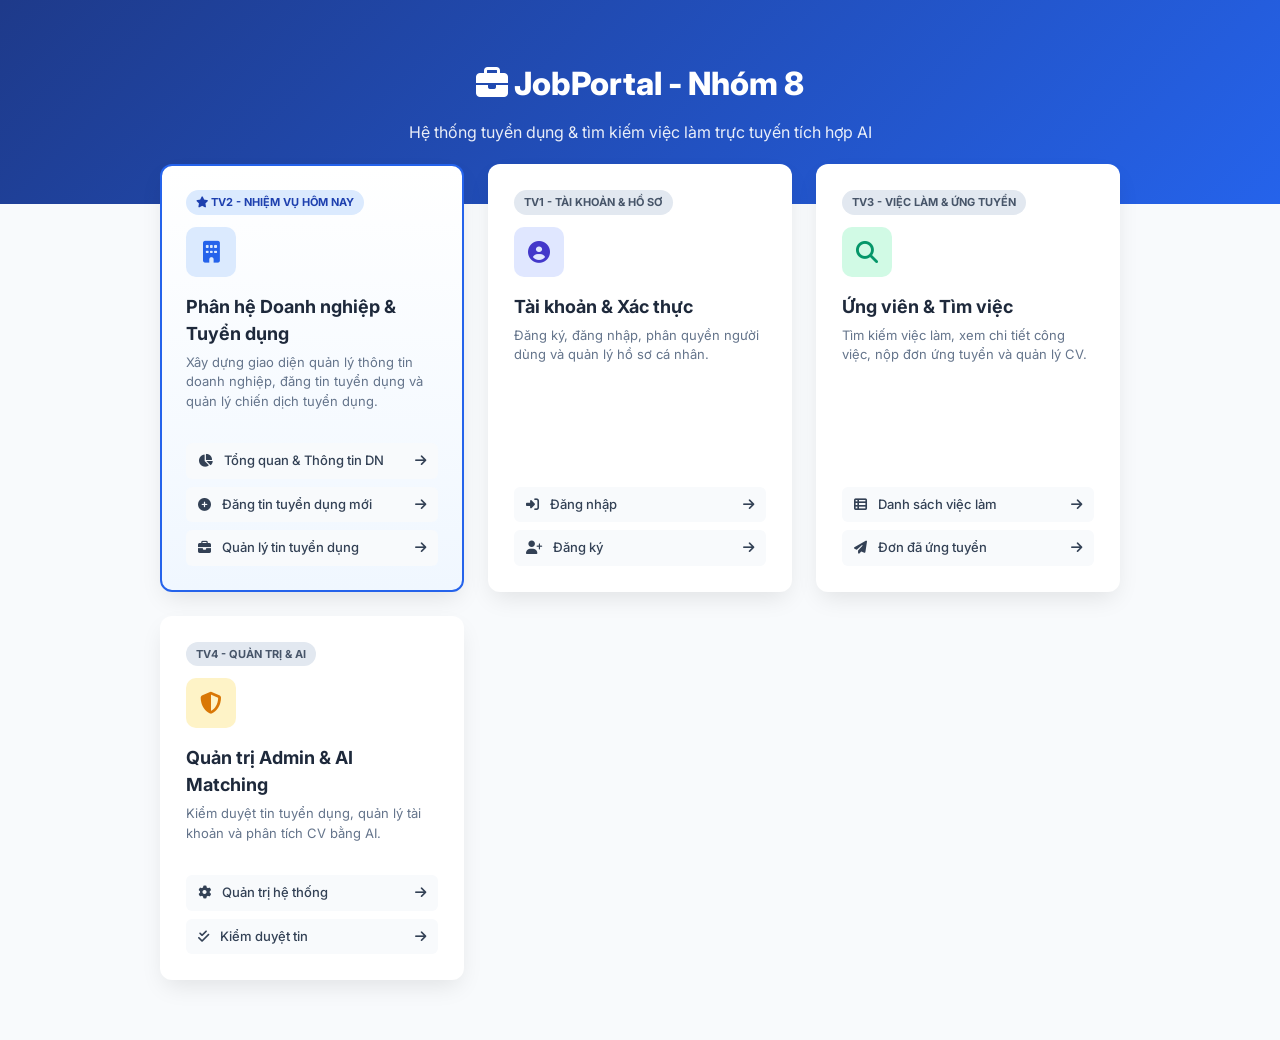
<file: index.html>
<!DOCTYPE html>
<html lang="vi">
<head>
  <meta charset="UTF-8">
  <meta name="viewport" content="width=device-width, initial-scale=1.0">
  <title>Hệ Thống Tuyển Dụng & Việc Làm - Nhóm 8</title>
  <link rel="stylesheet" href="https://cdnjs.cloudflare.com/ajax/libs/font-awesome/6.5.1/css/all.min.css">
  <link rel="stylesheet" href="frontend/assets/css/style.css">
  <style>
    .portal-hero {
      background: linear-gradient(135deg, #1e3a8a 0%, #2563eb 100%);
      color: white;
      padding: 60px 20px;
      text-align: center;
    }
    .portal-hero h1 {
      font-size: 32px;
      font-weight: 800;
      margin-bottom: 12px;
    }
    .portal-hero p {
      font-size: 16px;
      opacity: 0.9;
      max-width: 600px;
      margin: 0 auto;
    }
    .portal-container {
      max-width: 1000px;
      margin: -40px auto 60px;
      padding: 0 20px;
    }
    .module-grid {
      display: grid;
      grid-template-columns: repeat(auto-fit, minmax(280px, 1fr));
      gap: 24px;
    }
    .module-card {
      background: white;
      border-radius: 12px;
      padding: 24px;
      box-shadow: 0 10px 25px -5px rgba(0,0,0,0.1);
      border: 2px solid transparent;
      transition: all 0.25s ease;
      display: flex;
      flex-direction: column;
    }
    .module-card:hover {
      transform: translateY(-4px);
      box-shadow: 0 20px 25px -5px rgba(0,0,0,0.15);
      border-color: var(--primary);
    }
    .module-card.featured {
      border-color: #2563eb;
      background: linear-gradient(180deg, #ffffff 0%, #f0f7ff 100%);
    }
    .module-badge {
      display: inline-block;
      align-self: flex-start;
      padding: 4px 10px;
      background: #dbeafe;
      color: #1e40af;
      border-radius: 20px;
      font-size: 11px;
      font-weight: 700;
      margin-bottom: 12px;
      text-transform: uppercase;
    }
    .module-icon {
      width: 50px;
      height: 50px;
      border-radius: 10px;
      display: flex;
      align-items: center;
      justify-content: center;
      font-size: 22px;
      margin-bottom: 16px;
    }
    .module-links {
      margin-top: auto;
      padding-top: 16px;
      display: flex;
      flex-direction: column;
      gap: 8px;
    }
    .module-links a {
      display: flex;
      align-items: center;
      justify-content: space-between;
      padding: 8px 12px;
      background: #f8fafc;
      border-radius: 6px;
      font-size: 13px;
      font-weight: 500;
      color: #334155;
      transition: all 0.2s;
    }
    .module-links a:hover {
      background: #2563eb;
      color: white;
    }
  </style>
</head>
<body style="background: #f8fafc;">

  <div class="portal-hero">
    <h1><i class="fas fa-briefcase"></i> JobPortal - Nhóm 8</h1>
    <p>Hệ thống tuyển dụng & tìm kiếm việc làm trực tuyến tích hợp AI</p>
  </div>

  <div class="portal-container">
    <div class="module-grid">
      
      <!-- Module TV2 (Hoàn thành) -->
      <div class="module-card featured">
        <span class="module-badge"><i class="fas fa-star"></i> TV2 - Nhiệm Vụ Hôm Nay</span>
        <div class="module-icon" style="background: #dbeafe; color: #2563eb;">
          <i class="fas fa-building"></i>
        </div>
        <h3 style="font-size: 18px; font-weight: 700; margin-bottom: 6px;">Phân hệ Doanh nghiệp & Tuyển dụng</h3>
        <p style="color: #64748b; font-size: 13px; margin-bottom: 16px;">
          Xây dựng giao diện quản lý thông tin doanh nghiệp, đăng tin tuyển dụng và quản lý chiến dịch tuyển dụng.
        </p>
        <div class="module-links">
          <a href="frontend/pages/company/dashboard.html">
            <span><i class="fas fa-chart-pie" style="margin-right: 8px;"></i> Tổng quan & Thông tin DN</span>
            <i class="fas fa-arrow-right"></i>
          </a>
          <a href="frontend/pages/company/post-job.html">
            <span><i class="fas fa-plus-circle" style="margin-right: 8px;"></i> Đăng tin tuyển dụng mới</span>
            <i class="fas fa-arrow-right"></i>
          </a>
          <a href="frontend/pages/company/manage-jobs.html">
            <span><i class="fas fa-briefcase" style="margin-right: 8px;"></i> Quản lý tin tuyển dụng</span>
            <i class="fas fa-arrow-right"></i>
          </a>
        </div>
      </div>

      <!-- Module TV1 -->
      <div class="module-card">
        <span class="module-badge" style="background: #e2e8f0; color: #475569;">TV1 - Tài khoản & Hồ sơ</span>
        <div class="module-icon" style="background: #e0e7ff; color: #4338ca;">
          <i class="fas fa-user-circle"></i>
        </div>
        <h3 style="font-size: 18px; font-weight: 700; margin-bottom: 6px;">Tài khoản & Xác thực</h3>
        <p style="color: #64748b; font-size: 13px; margin-bottom: 16px;">
          Đăng ký, đăng nhập, phân quyền người dùng và quản lý hồ sơ cá nhân.
        </p>
        <div class="module-links">
          <a href="frontend/pages/auth/login.html">
            <span><i class="fas fa-sign-in-alt" style="margin-right: 8px;"></i> Đăng nhập</span>
            <i class="fas fa-arrow-right"></i>
          </a>
          <a href="frontend/pages/auth/register.html">
            <span><i class="fas fa-user-plus" style="margin-right: 8px;"></i> Đăng ký</span>
            <i class="fas fa-arrow-right"></i>
          </a>
        </div>
      </div>

      <!-- Module TV3 -->
      <div class="module-card">
        <span class="module-badge" style="background: #e2e8f0; color: #475569;">TV3 - Việc làm & Ứng tuyển</span>
        <div class="module-icon" style="background: #d1fae5; color: #059669;">
          <i class="fas fa-search"></i>
        </div>
        <h3 style="font-size: 18px; font-weight: 700; margin-bottom: 6px;">Ứng viên & Tìm việc</h3>
        <p style="color: #64748b; font-size: 13px; margin-bottom: 16px;">
          Tìm kiếm việc làm, xem chi tiết công việc, nộp đơn ứng tuyển và quản lý CV.
        </p>
        <div class="module-links">
          <a href="frontend/pages/candidate/index.html">
            <span><i class="fas fa-th-list" style="margin-right: 8px;"></i> Danh sách việc làm</span>
            <i class="fas fa-arrow-right"></i>
          </a>
          <a href="frontend/pages/candidate/my-applications.html">
            <span><i class="fas fa-paper-plane" style="margin-right: 8px;"></i> Đơn đã ứng tuyển</span>
            <i class="fas fa-arrow-right"></i>
          </a>
        </div>
      </div>

      <!-- Module TV4 -->
      <div class="module-card">
        <span class="module-badge" style="background: #e2e8f0; color: #475569;">TV4 - Quản trị & AI</span>
        <div class="module-icon" style="background: #fef3c7; color: #d97706;">
          <i class="fas fa-shield-alt"></i>
        </div>
        <h3 style="font-size: 18px; font-weight: 700; margin-bottom: 6px;">Quản trị Admin & AI Matching</h3>
        <p style="color: #64748b; font-size: 13px; margin-bottom: 16px;">
          Kiểm duyệt tin tuyển dụng, quản lý tài khoản và phân tích CV bằng AI.
        </p>
        <div class="module-links">
          <a href="frontend/pages/admin/dashboard.html">
            <span><i class="fas fa-cog" style="margin-right: 8px;"></i> Quản trị hệ thống</span>
            <i class="fas fa-arrow-right"></i>
          </a>
          <a href="frontend/pages/admin/approve-jobs.html">
            <span><i class="fas fa-check-double" style="margin-right: 8px;"></i> Kiểm duyệt tin</span>
            <i class="fas fa-arrow-right"></i>
          </a>
        </div>
      </div>

    </div>
  </div>

</body>
</html>
</file>
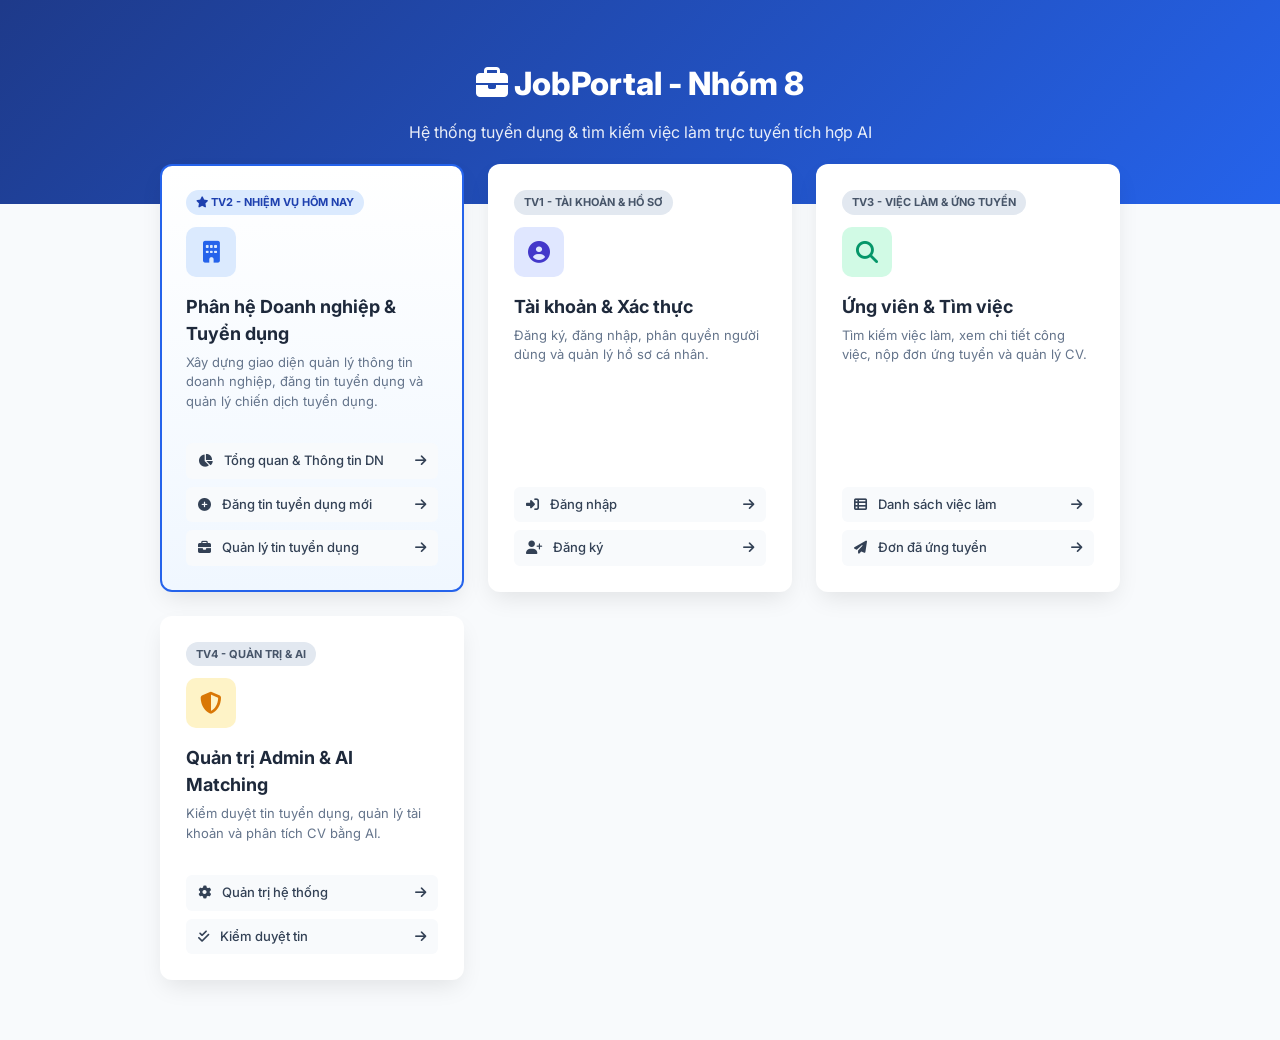
<file: frontend/index.html>
<!DOCTYPE html>
<html lang="vi">
<head>
  <meta charset="UTF-8">
  <meta name="viewport" content="width=device-width, initial-scale=1.0">
  <title>Hệ Thống Tuyển Dụng & Việc Làm - Nhóm 8</title>
  <link rel="stylesheet" href="https://cdnjs.cloudflare.com/ajax/libs/font-awesome/6.5.1/css/all.min.css">
  <link rel="stylesheet" href="assets/css/style.css">
  <style>
    .portal-hero {
      background: linear-gradient(135deg, #1e3a8a 0%, #2563eb 100%);
      color: white;
      padding: 60px 20px;
      text-align: center;
    }
    .portal-hero h1 {
      font-size: 32px;
      font-weight: 800;
      margin-bottom: 12px;
    }
    .portal-hero p {
      font-size: 16px;
      opacity: 0.9;
      max-width: 600px;
      margin: 0 auto;
    }
    .portal-container {
      max-width: 1000px;
      margin: -40px auto 60px;
      padding: 0 20px;
    }
    .module-grid {
      display: grid;
      grid-template-columns: repeat(auto-fit, minmax(280px, 1fr));
      gap: 24px;
    }
    .module-card {
      background: white;
      border-radius: 12px;
      padding: 24px;
      box-shadow: 0 10px 25px -5px rgba(0,0,0,0.1);
      border: 2px solid transparent;
      transition: all 0.25s ease;
      display: flex;
      flex-direction: column;
    }
    .module-card:hover {
      transform: translateY(-4px);
      box-shadow: 0 20px 25px -5px rgba(0,0,0,0.15);
      border-color: var(--primary);
    }
    .module-card.featured {
      border-color: #2563eb;
      background: linear-gradient(180deg, #ffffff 0%, #f0f7ff 100%);
    }
    .module-badge {
      display: inline-block;
      align-self: flex-start;
      padding: 4px 10px;
      background: #dbeafe;
      color: #1e40af;
      border-radius: 20px;
      font-size: 11px;
      font-weight: 700;
      margin-bottom: 12px;
      text-transform: uppercase;
    }
    .module-icon {
      width: 50px;
      height: 50px;
      border-radius: 10px;
      display: flex;
      align-items: center;
      justify-content: center;
      font-size: 22px;
      margin-bottom: 16px;
    }
    .module-links {
      margin-top: auto;
      padding-top: 16px;
      display: flex;
      flex-direction: column;
      gap: 8px;
    }
    .module-links a {
      display: flex;
      align-items: center;
      justify-content: space-between;
      padding: 8px 12px;
      background: #f8fafc;
      border-radius: 6px;
      font-size: 13px;
      font-weight: 500;
      color: #334155;
      transition: all 0.2s;
    }
    .module-links a:hover {
      background: #2563eb;
      color: white;
    }
  </style>
</head>
<body style="background: #f8fafc;">

  <div class="portal-hero">
    <h1><i class="fas fa-briefcase"></i> JobPortal - Nhóm 8</h1>
    <p>Hệ thống tuyển dụng & tìm kiếm việc làm trực tuyến tích hợp AI</p>
  </div>

  <div class="portal-container">
    <div class="module-grid">
      
      <!-- Module TV2 (Hoàn thành) -->
      <div class="module-card featured">
        <span class="module-badge"><i class="fas fa-star"></i> TV2 - Nhiệm Vụ Hôm Nay</span>
        <div class="module-icon" style="background: #dbeafe; color: #2563eb;">
          <i class="fas fa-building"></i>
        </div>
        <h3 style="font-size: 18px; font-weight: 700; margin-bottom: 6px;">Phân hệ Doanh nghiệp & Tuyển dụng</h3>
        <p style="color: #64748b; font-size: 13px; margin-bottom: 16px;">
          Xây dựng giao diện quản lý thông tin doanh nghiệp, đăng tin tuyển dụng và quản lý chiến dịch tuyển dụng.
        </p>
        <div class="module-links">
          <a href="pages/company/dashboard.html">
            <span><i class="fas fa-chart-pie" style="margin-right: 8px;"></i> Tổng quan & Thông tin DN</span>
            <i class="fas fa-arrow-right"></i>
          </a>
          <a href="pages/company/post-job.html">
            <span><i class="fas fa-plus-circle" style="margin-right: 8px;"></i> Đăng tin tuyển dụng mới</span>
            <i class="fas fa-arrow-right"></i>
          </a>
          <a href="pages/company/manage-jobs.html">
            <span><i class="fas fa-briefcase" style="margin-right: 8px;"></i> Quản lý tin tuyển dụng</span>
            <i class="fas fa-arrow-right"></i>
          </a>
        </div>
      </div>

      <!-- Module TV1 -->
      <div class="module-card">
        <span class="module-badge" style="background: #e2e8f0; color: #475569;">TV1 - Tài khoản & Hồ sơ</span>
        <div class="module-icon" style="background: #e0e7ff; color: #4338ca;">
          <i class="fas fa-user-circle"></i>
        </div>
        <h3 style="font-size: 18px; font-weight: 700; margin-bottom: 6px;">Tài khoản & Xác thực</h3>
        <p style="color: #64748b; font-size: 13px; margin-bottom: 16px;">
          Đăng ký, đăng nhập, phân quyền người dùng và quản lý hồ sơ cá nhân.
        </p>
        <div class="module-links">
          <a href="pages/auth/login.html">
            <span><i class="fas fa-sign-in-alt" style="margin-right: 8px;"></i> Đăng nhập</span>
            <i class="fas fa-arrow-right"></i>
          </a>
          <a href="pages/auth/register.html">
            <span><i class="fas fa-user-plus" style="margin-right: 8px;"></i> Đăng ký</span>
            <i class="fas fa-arrow-right"></i>
          </a>
        </div>
      </div>

      <!-- Module TV3 -->
      <div class="module-card">
        <span class="module-badge" style="background: #e2e8f0; color: #475569;">TV3 - Việc làm & Ứng tuyển</span>
        <div class="module-icon" style="background: #d1fae5; color: #059669;">
          <i class="fas fa-search"></i>
        </div>
        <h3 style="font-size: 18px; font-weight: 700; margin-bottom: 6px;">Ứng viên & Tìm việc</h3>
        <p style="color: #64748b; font-size: 13px; margin-bottom: 16px;">
          Tìm kiếm việc làm, xem chi tiết công việc, nộp đơn ứng tuyển và quản lý CV.
        </p>
        <div class="module-links">
          <a href="pages/candidate/index.html">
            <span><i class="fas fa-th-list" style="margin-right: 8px;"></i> Danh sách việc làm</span>
            <i class="fas fa-arrow-right"></i>
          </a>
          <a href="pages/candidate/my-applications.html">
            <span><i class="fas fa-paper-plane" style="margin-right: 8px;"></i> Đơn đã ứng tuyển</span>
            <i class="fas fa-arrow-right"></i>
          </a>
        </div>
      </div>

      <!-- Module TV4 -->
      <div class="module-card">
        <span class="module-badge" style="background: #e2e8f0; color: #475569;">TV4 - Quản trị & AI</span>
        <div class="module-icon" style="background: #fef3c7; color: #d97706;">
          <i class="fas fa-shield-alt"></i>
        </div>
        <h3 style="font-size: 18px; font-weight: 700; margin-bottom: 6px;">Quản trị Admin & AI Matching</h3>
        <p style="color: #64748b; font-size: 13px; margin-bottom: 16px;">
          Kiểm duyệt tin tuyển dụng, quản lý tài khoản và phân tích CV bằng AI.
        </p>
        <div class="module-links">
          <a href="pages/admin/dashboard.html">
            <span><i class="fas fa-cog" style="margin-right: 8px;"></i> Quản trị hệ thống</span>
            <i class="fas fa-arrow-right"></i>
          </a>
          <a href="pages/admin/approve-jobs.html">
            <span><i class="fas fa-check-double" style="margin-right: 8px;"></i> Kiểm duyệt tin</span>
            <i class="fas fa-arrow-right"></i>
          </a>
        </div>
      </div>

    </div>
  </div>

</body>
</html>
</file>
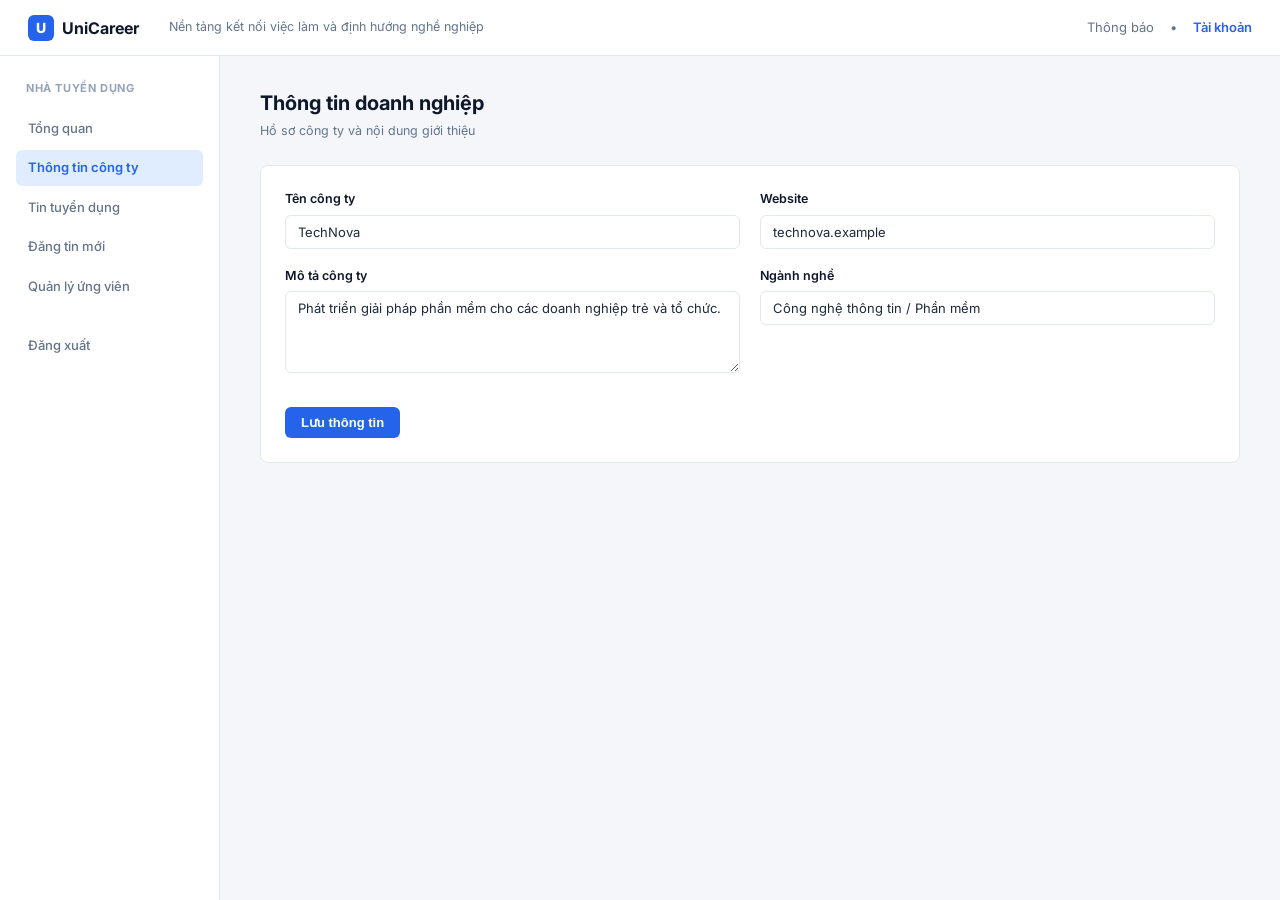
<file: frontend/pages/company/company-info.html>
<!DOCTYPE html>
<html lang="vi">
<head>
  <meta charset="UTF-8">
  <meta name="viewport" content="width=device-width, initial-scale=1.0">
  <title>Thông tin doanh nghiệp - UniCareer</title>
  <link rel="stylesheet" href="../../assets/css/style.css">
  <link rel="stylesheet" href="../../assets/css/company.css">
</head>
<body>

  <!-- TOPBAR CHUẨN FIGMA -->
  <header class="topbar">
    <div class="topbar-left">
      <a href="../../index.html" class="brand-logo">
        <div class="brand-icon">U</div>
        <span>UniCareer</span>
      </a>
      <span class="topbar-slogan" style="margin-left: 20px;">Nền tảng kết nối việc làm và định hướng nghề nghiệp</span>
    </div>
    <div class="topbar-right">
      <a href="#">Thông báo</a>
      <span>•</span>
      <a href="company-info.html" style="font-weight: 600; color: var(--primary);">Tài khoản</a>
    </div>
  </header>

  <!-- APP CONTAINER -->
  <div class="app-container">
    
    <!-- SIDEBAR NHÀ TUYỂN DỤNG -->
    <aside class="app-sidebar">
      <div class="sidebar-role-title">Nhà tuyển dụng</div>
      <ul class="sidebar-menu">
        <li><a href="dashboard.html">Tổng quan</a></li>
        <li><a href="company-info.html" class="active">Thông tin công ty</a></li>
        <li><a href="manage-jobs.html">Tin tuyển dụng</a></li>
        <li><a href="post-job.html">Đăng tin mới</a></li>
        <li><a href="applications.html">Quản lý ứng viên</a></li>
        <li style="margin-top: 20px;"><a href="../auth/login.html">Đăng xuất</a></li>
      </ul>
    </aside>

    <!-- MAIN CONTENT -->
    <main class="app-main">
      
      <!-- PAGE HEADER (FIGMA SCREEN 12) -->
      <div class="page-header">
        <h1 class="page-title">Thông tin doanh nghiệp</h1>
        <p class="page-subtitle">Hồ sơ công ty và nội dung giới thiệu</p>
      </div>

      <!-- CONTENT CARD: FORM THÔNG TIN DOANH NGHIỆP -->
      <div class="content-card">
        <form id="companyInfoForm">
          <div class="form-grid-2">
            
            <!-- Cột trái -->
            <div>
              <div class="form-group">
                <label for="companyName">Tên công ty</label>
                <input type="text" id="companyName" class="form-input" value="TechNova" placeholder="Nhập tên công ty">
              </div>

              <div class="form-group">
                <label for="companyDesc">Mô tả công ty</label>
                <textarea id="companyDesc" class="form-textarea" rows="4" placeholder="Giới thiệu về doanh nghiệp, môi trường làm việc...">Phát triển giải pháp phần mềm cho các doanh nghiệp trẻ và tổ chức.</textarea>
              </div>
            </div>

            <!-- Cột phải -->
            <div>
              <div class="form-group">
                <label for="companyWebsite">Website</label>
                <input type="text" id="companyWebsite" class="form-input" value="technova.example" placeholder="https://...">
              </div>

              <div class="form-group">
                <label for="companyIndustry">Ngành nghề</label>
                <input type="text" id="companyIndustry" class="form-input" value="Công nghệ thông tin / Phần mềm" placeholder="VD: Công nghệ thông tin">
              </div>
            </div>

          </div>

          <!-- NÚT LƯU THÔNG TIN (FIGMA) -->
          <div style="margin-top: 10px;">
            <button type="submit" class="btn btn-primary">Lưu thông tin</button>
          </div>
        </form>
      </div>

    </main>
  </div>

  <script src="../../assets/js/company.js"></script>
</body>
</html>
</file>
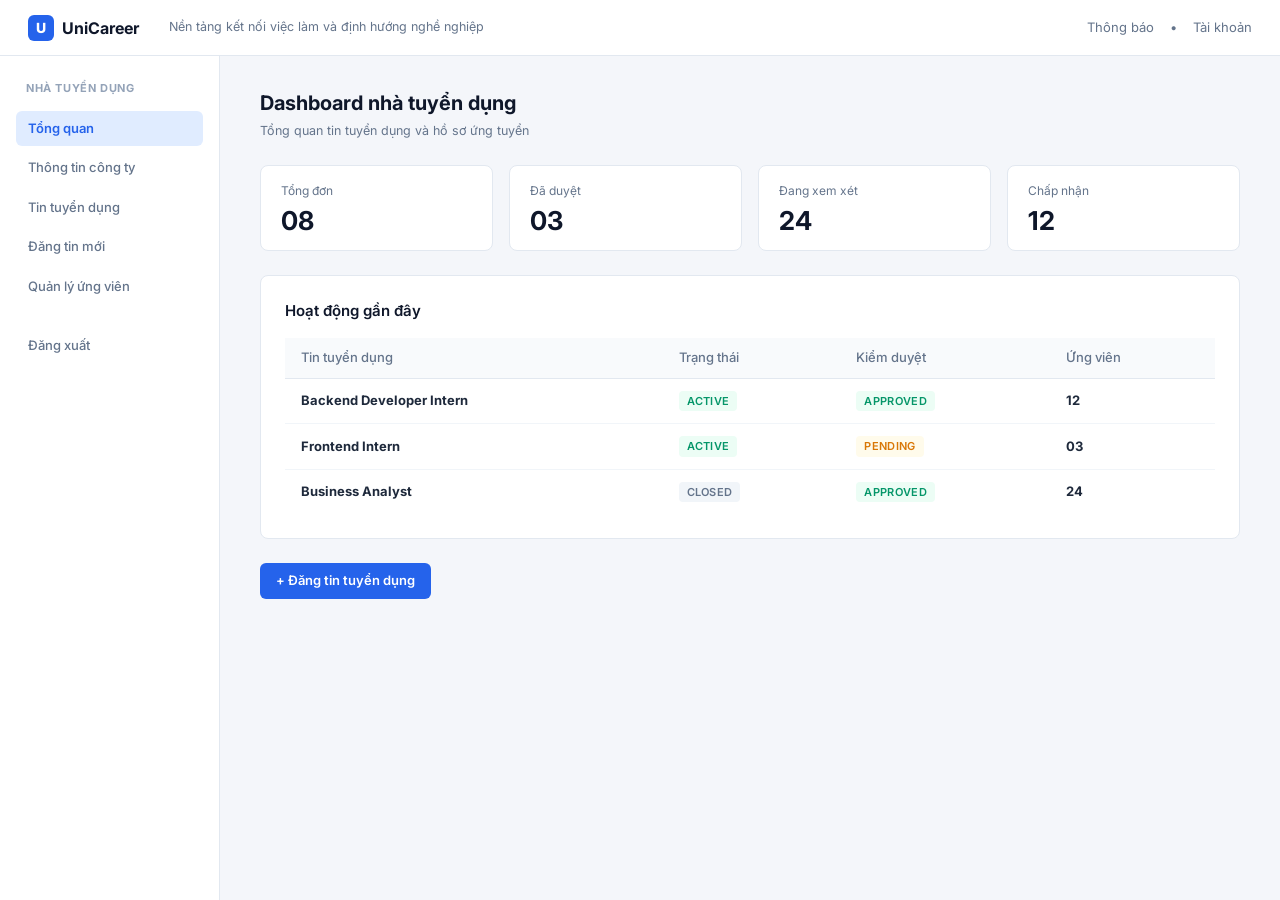
<file: frontend/pages/company/dashboard.html>
<!DOCTYPE html>
<html lang="vi">
<head>
  <meta charset="UTF-8">
  <meta name="viewport" content="width=device-width, initial-scale=1.0">
  <title>Dashboard nhà tuyển dụng - UniCareer</title>
  <link rel="stylesheet" href="../../assets/css/style.css">
  <link rel="stylesheet" href="../../assets/css/company.css">
</head>
<body>

  <!-- TOPBAR CHUẨN FIGMA -->
  <header class="topbar">
    <div class="topbar-left">
      <a href="../../index.html" class="brand-logo">
        <div class="brand-icon">U</div>
        <span>UniCareer</span>
      </a>
      <span class="topbar-slogan" style="margin-left: 20px;">Nền tảng kết nối việc làm và định hướng nghề nghiệp</span>
    </div>
    <div class="topbar-right">
      <a href="#">Thông báo</a>
      <span>•</span>
      <a href="company-info.html">Tài khoản</a>
    </div>
  </header>

  <!-- APP CONTAINER -->
  <div class="app-container">
    
    <!-- SIDEBAR NHÀ TUYỂN DỤNG -->
    <aside class="app-sidebar">
      <div class="sidebar-role-title">Nhà tuyển dụng</div>
      <ul class="sidebar-menu">
        <li><a href="dashboard.html" class="active">Tổng quan</a></li>
        <li><a href="company-info.html">Thông tin công ty</a></li>
        <li><a href="manage-jobs.html">Tin tuyển dụng</a></li>
        <li><a href="post-job.html">Đăng tin mới</a></li>
        <li><a href="applications.html">Quản lý ứng viên</a></li>
        <li style="margin-top: 20px;"><a href="../auth/login.html">Đăng xuất</a></li>
      </ul>
    </aside>

    <!-- MAIN CONTENT -->
    <main class="app-main">
      
      <!-- PAGE HEADER -->
      <div class="page-header">
        <h1 class="page-title">Dashboard nhà tuyển dụng</h1>
        <p class="page-subtitle">Tổng quan tin tuyển dụng và hồ sơ ứng tuyển</p>
      </div>

      <!-- 4 STAT BOXES (FIGMA SCREEN 11) -->
      <div class="stats-grid">
        <div class="stat-box">
          <div class="stat-box-label">Tổng đơn</div>
          <div class="stat-box-number">08</div>
        </div>
        <div class="stat-box">
          <div class="stat-box-label">Đã duyệt</div>
          <div class="stat-box-number">03</div>
        </div>
        <div class="stat-box">
          <div class="stat-box-label">Đang xem xét</div>
          <div class="stat-box-number">24</div>
        </div>
        <div class="stat-box">
          <div class="stat-box-label">Chấp nhận</div>
          <div class="stat-box-number">12</div>
        </div>
      </div>

      <!-- CONTENT CARD: HOẠT ĐỘNG GẦN ĐÂY -->
      <div class="content-card">
        <h3 class="card-title">Hoạt động gần đây</h3>
        <div class="table-responsive">
          <table class="table-custom">
            <thead>
              <tr>
                <th>Tin tuyển dụng</th>
                <th>Trạng thái</th>
                <th>Kiểm duyệt</th>
                <th>Ứng viên</th>
              </tr>
            </thead>
            <tbody>
              <tr>
                <td><strong>Backend Developer Intern</strong></td>
                <td><span class="badge badge-active">ACTIVE</span></td>
                <td><span class="badge badge-approved">APPROVED</span></td>
                <td><strong>12</strong></td>
              </tr>
              <tr>
                <td><strong>Frontend Intern</strong></td>
                <td><span class="badge badge-active">ACTIVE</span></td>
                <td><span class="badge badge-pending">PENDING</span></td>
                <td><strong>03</strong></td>
              </tr>
              <tr>
                <td><strong>Business Analyst</strong></td>
                <td><span class="badge badge-closed">CLOSED</span></td>
                <td><span class="badge badge-approved">APPROVED</span></td>
                <td><strong>24</strong></td>
              </tr>
            </tbody>
          </table>
        </div>
      </div>

      <!-- NÚT ĐĂNG TIN TUYỂN DỤNG (FIGMA) -->
      <div>
        <a href="post-job.html" class="btn btn-primary">+ Đăng tin tuyển dụng</a>
      </div>

    </main>
  </div>

  <script src="../../assets/js/company.js"></script>
</body>
</html>
</file>
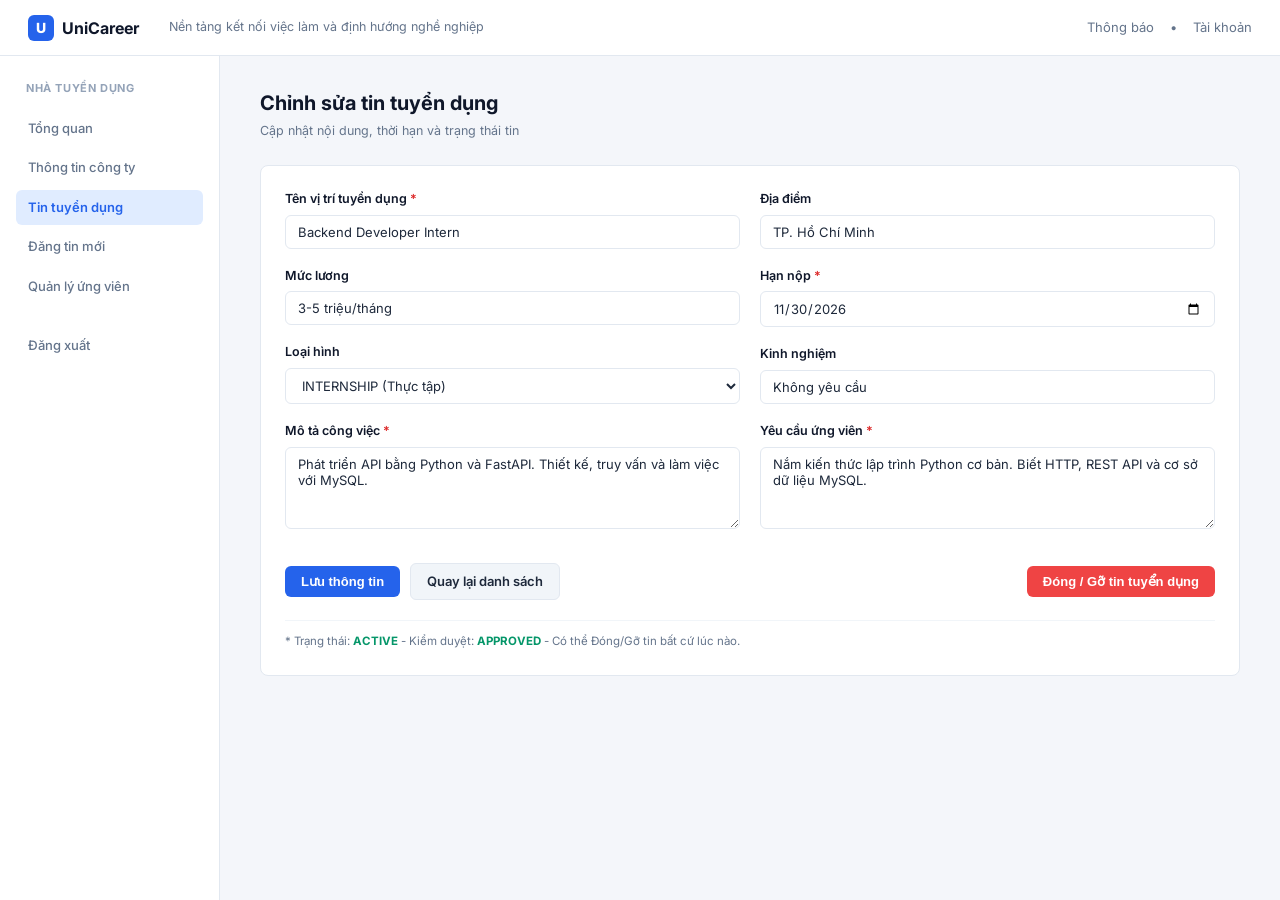
<file: frontend/pages/company/edit-job.html>
<!DOCTYPE html>
<html lang="vi">
<head>
  <meta charset="UTF-8">
  <meta name="viewport" content="width=device-width, initial-scale=1.0">
  <title>Chỉnh sửa tin tuyển dụng - UniCareer</title>
  <link rel="stylesheet" href="../../assets/css/style.css">
  <link rel="stylesheet" href="../../assets/css/company.css">
</head>
<body>

  <!-- TOPBAR CHUẨN FIGMA -->
  <header class="topbar">
    <div class="topbar-left">
      <a href="../../index.html" class="brand-logo">
        <div class="brand-icon">U</div>
        <span>UniCareer</span>
      </a>
      <span class="topbar-slogan" style="margin-left: 20px;">Nền tảng kết nối việc làm và định hướng nghề nghiệp</span>
    </div>
    <div class="topbar-right">
      <a href="#">Thông báo</a>
      <span>•</span>
      <a href="company-info.html">Tài khoản</a>
    </div>
  </header>

  <!-- APP CONTAINER -->
  <div class="app-container">
    
    <!-- SIDEBAR NHÀ TUYỂN DỤNG -->
    <aside class="app-sidebar">
      <div class="sidebar-role-title">Nhà tuyển dụng</div>
      <ul class="sidebar-menu">
        <li><a href="dashboard.html">Tổng quan</a></li>
        <li><a href="company-info.html">Thông tin công ty</a></li>
        <li><a href="manage-jobs.html" class="active">Tin tuyển dụng</a></li>
        <li><a href="post-job.html">Đăng tin mới</a></li>
        <li><a href="applications.html">Quản lý ứng viên</a></li>
        <li style="margin-top: 20px;"><a href="../auth/login.html">Đăng xuất</a></li>
      </ul>
    </aside>

    <!-- MAIN CONTENT -->
    <main class="app-main">
      
      <!-- PAGE HEADER (FIGMA SCREEN 15) -->
      <div class="page-header">
        <h1 class="page-title">Chỉnh sửa tin tuyển dụng</h1>
        <p class="page-subtitle">Cập nhật nội dung, thời hạn và trạng thái tin</p>
      </div>

      <!-- CONTENT CARD: FORM CHỈNH SỬA TIN -->
      <div class="content-card">
        <form id="editJobForm">
          <div class="form-grid-2">
            
            <!-- Cột 1 -->
            <div>
              <div class="form-group">
                <label for="editJobTitle">Tên vị trí tuyển dụng <span class="req">*</span></label>
                <input type="text" id="editJobTitle" class="form-input" value="Backend Developer Intern" required>
              </div>

              <div class="form-group">
                <label for="editJobSalary">Mức lương</label>
                <input type="text" id="editJobSalary" class="form-input" value="3-5 triệu/tháng">
              </div>

              <div class="form-group">
                <label for="editJobType">Loại hình</label>
                <select id="editJobType" class="form-select">
                  <option value="INTERNSHIP" selected>INTERNSHIP (Thực tập)</option>
                  <option value="FULL-TIME">FULL-TIME (Toàn thời gian)</option>
                  <option value="PART-TIME">PART-TIME (Bán thời gian)</option>
                </select>
              </div>

              <div class="form-group">
                <label for="editJobDesc">Mô tả công việc <span class="req">*</span></label>
                <textarea id="editJobDesc" class="form-textarea" rows="4" required>Phát triển API bằng Python và FastAPI. Thiết kế, truy vấn và làm việc với MySQL.</textarea>
              </div>
            </div>

            <!-- Cột 2 -->
            <div>
              <div class="form-group">
                <label for="editJobLocation">Địa điểm</label>
                <input type="text" id="editJobLocation" class="form-input" value="TP. Hồ Chí Minh">
              </div>

              <div class="form-group">
                <label for="editJobDeadline">Hạn nộp <span class="req">*</span></label>
                <input type="date" id="editJobDeadline" class="form-input" value="2026-11-30" required>
              </div>

              <div class="form-group">
                <label for="editJobExperience">Kinh nghiệm</label>
                <input type="text" id="editJobExperience" class="form-input" value="Không yêu cầu">
              </div>

              <div class="form-group">
                <label for="editJobRequirements">Yêu cầu ứng viên <span class="req">*</span></label>
                <textarea id="editJobRequirements" class="form-textarea" rows="4" required>Nắm kiến thức lập trình Python cơ bản. Biết HTTP, REST API và cơ sở dữ liệu MySQL.</textarea>
              </div>
            </div>

          </div>

          <!-- NÚT LƯU THÔNG TIN & THAO TÁC -->
          <div style="margin-top: 10px; display: flex; align-items: center; gap: 10px;">
            <button type="submit" class="btn btn-primary">Lưu thông tin</button>
            <a href="manage-jobs.html" class="btn btn-secondary">Quay lại danh sách</a>
            <button type="button" class="btn btn-danger" style="margin-left: auto;" onclick="confirmCloseJob()">Đóng / Gỡ tin tuyển dụng</button>
          </div>
        </form>

        <p style="font-size: 11.5px; color: var(--text-muted); margin-top: 20px; border-top: 1px solid var(--border-light); padding-top: 12px;">
          * Trạng thái: <strong style="color: var(--status-active);">ACTIVE</strong> - Kiểm duyệt: <strong style="color: var(--status-active);">APPROVED</strong> - Có thể Đóng/Gỡ tin bất cứ lúc nào.
        </p>
      </div>

    </main>
  </div>

  <script src="../../assets/js/company.js"></script>
</body>
</html>
</file>
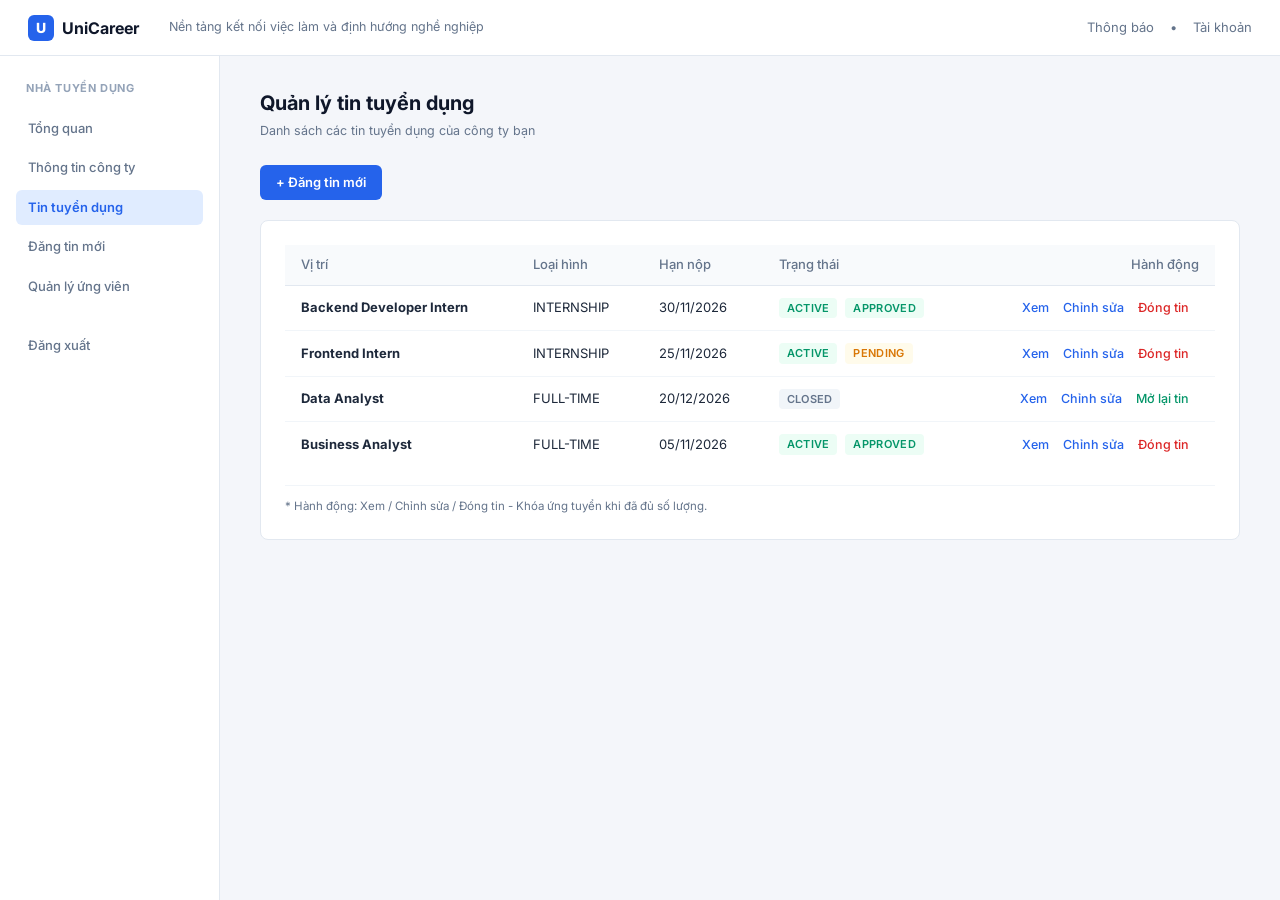
<file: frontend/pages/company/manage-jobs.html>
<!DOCTYPE html>
<html lang="vi">
<head>
  <meta charset="UTF-8">
  <meta name="viewport" content="width=device-width, initial-scale=1.0">
  <title>Quản lý tin tuyển dụng - UniCareer</title>
  <link rel="stylesheet" href="../../assets/css/style.css">
  <link rel="stylesheet" href="../../assets/css/company.css">
</head>
<body>

  <!-- TOPBAR CHUẨN FIGMA -->
  <header class="topbar">
    <div class="topbar-left">
      <a href="../../index.html" class="brand-logo">
        <div class="brand-icon">U</div>
        <span>UniCareer</span>
      </a>
      <span class="topbar-slogan" style="margin-left: 20px;">Nền tảng kết nối việc làm và định hướng nghề nghiệp</span>
    </div>
    <div class="topbar-right">
      <a href="#">Thông báo</a>
      <span>•</span>
      <a href="company-info.html">Tài khoản</a>
    </div>
  </header>

  <!-- APP CONTAINER -->
  <div class="app-container">
    
    <!-- SIDEBAR NHÀ TUYỂN DỤNG -->
    <aside class="app-sidebar">
      <div class="sidebar-role-title">Nhà tuyển dụng</div>
      <ul class="sidebar-menu">
        <li><a href="dashboard.html">Tổng quan</a></li>
        <li><a href="company-info.html">Thông tin công ty</a></li>
        <li><a href="manage-jobs.html" class="active">Tin tuyển dụng</a></li>
        <li><a href="post-job.html">Đăng tin mới</a></li>
        <li><a href="applications.html">Quản lý ứng viên</a></li>
        <li style="margin-top: 20px;"><a href="../auth/login.html">Đăng xuất</a></li>
      </ul>
    </aside>

    <!-- MAIN CONTENT -->
    <main class="app-main">
      
      <!-- PAGE HEADER (FIGMA SCREEN 13) -->
      <div class="page-header">
        <h1 class="page-title">Quản lý tin tuyển dụng</h1>
        <p class="page-subtitle">Danh sách các tin tuyển dụng của công ty bạn</p>
      </div>

      <!-- NÚT ĐĂNG TIN MỚI -->
      <div style="margin-bottom: 20px;">
        <a href="post-job.html" class="btn btn-primary">+ Đăng tin mới</a>
      </div>

      <!-- CONTENT CARD: BẢNG TIN TUYỂN DỤNG -->
      <div class="content-card">
        <div class="table-responsive">
          <table class="table-custom" id="companyJobsTable">
            <thead>
              <tr>
                <th>Vị trí</th>
                <th>Loại hình</th>
                <th>Hạn nộp</th>
                <th>Trạng thái</th>
                <th style="text-align: right;">Hành động</th>
              </tr>
            </thead>
            <tbody>
              <tr>
                <td><strong>Backend Developer Intern</strong></td>
                <td>INTERNSHIP</td>
                <td>30/11/2026</td>
                <td>
                  <span class="badge badge-active">ACTIVE</span>
                  <span class="badge badge-approved" style="margin-left: 4px;">APPROVED</span>
                </td>
                <td style="text-align: right;">
                  <a href="../candidate/job-detail.html?id=1" class="action-link" target="_blank">Xem</a>
                  <a href="edit-job.html?id=1" class="action-link">Chỉnh sửa</a>
                  <a href="javascript:void(0)" class="action-link danger" onclick="toggleCloseJob(this)">Đóng tin</a>
                </td>
              </tr>

              <tr>
                <td><strong>Frontend Intern</strong></td>
                <td>INTERNSHIP</td>
                <td>25/11/2026</td>
                <td>
                  <span class="badge badge-active">ACTIVE</span>
                  <span class="badge badge-pending" style="margin-left: 4px;">PENDING</span>
                </td>
                <td style="text-align: right;">
                  <a href="../candidate/job-detail.html?id=2" class="action-link" target="_blank">Xem</a>
                  <a href="edit-job.html?id=2" class="action-link">Chỉnh sửa</a>
                  <a href="javascript:void(0)" class="action-link danger" onclick="toggleCloseJob(this)">Đóng tin</a>
                </td>
              </tr>

              <tr>
                <td><strong>Data Analyst</strong></td>
                <td>FULL-TIME</td>
                <td>20/12/2026</td>
                <td>
                  <span class="badge badge-closed">CLOSED</span>
                </td>
                <td style="text-align: right;">
                  <a href="../candidate/job-detail.html?id=3" class="action-link" target="_blank">Xem</a>
                  <a href="edit-job.html?id=3" class="action-link">Chỉnh sửa</a>
                  <a href="javascript:void(0)" class="action-link" style="color: var(--status-active);" onclick="toggleReopenJob(this)">Mở lại tin</a>
                </td>
              </tr>

              <tr>
                <td><strong>Business Analyst</strong></td>
                <td>FULL-TIME</td>
                <td>05/11/2026</td>
                <td>
                  <span class="badge badge-active">ACTIVE</span>
                  <span class="badge badge-approved" style="margin-left: 4px;">APPROVED</span>
                </td>
                <td style="text-align: right;">
                  <a href="../candidate/job-detail.html?id=4" class="action-link" target="_blank">Xem</a>
                  <a href="edit-job.html?id=4" class="action-link">Chỉnh sửa</a>
                  <a href="javascript:void(0)" class="action-link danger" onclick="toggleCloseJob(this)">Đóng tin</a>
                </td>
              </tr>
            </tbody>
          </table>
        </div>

        <p style="font-size: 11.5px; color: var(--text-muted); margin-top: 18px; border-top: 1px solid var(--border-light); padding-top: 12px;">
          * Hành động: Xem / Chỉnh sửa / Đóng tin - Khóa ứng tuyển khi đã đủ số lượng.
        </p>
      </div>

    </main>
  </div>

  <script src="../../assets/js/company.js"></script>
</body>
</html>
</file>
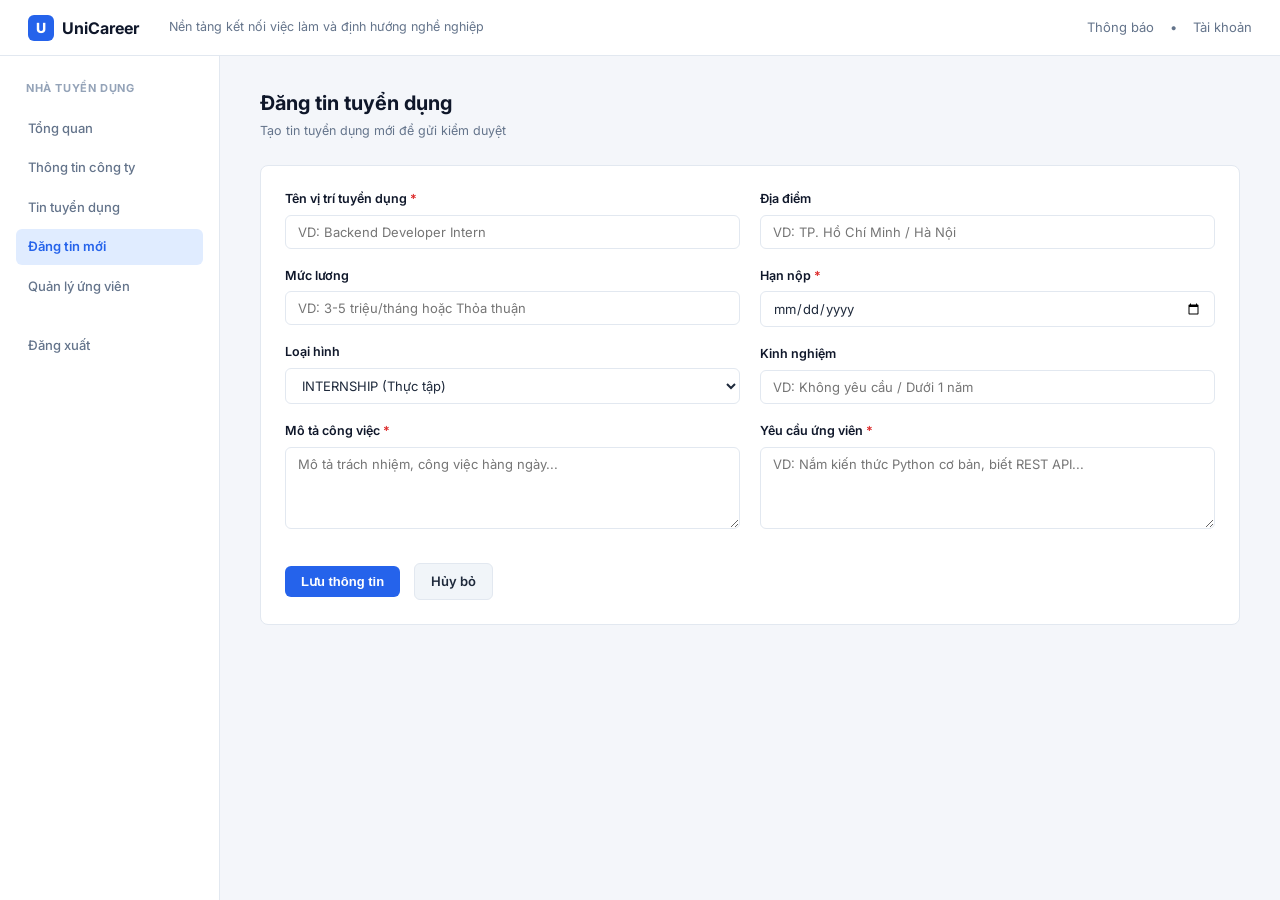
<file: frontend/pages/company/post-job.html>
<!DOCTYPE html>
<html lang="vi">
<head>
  <meta charset="UTF-8">
  <meta name="viewport" content="width=device-width, initial-scale=1.0">
  <title>Đăng tin tuyển dụng - UniCareer</title>
  <link rel="stylesheet" href="../../assets/css/style.css">
  <link rel="stylesheet" href="../../assets/css/company.css">
</head>
<body>

  <!-- TOPBAR CHUẨN FIGMA -->
  <header class="topbar">
    <div class="topbar-left">
      <a href="../../index.html" class="brand-logo">
        <div class="brand-icon">U</div>
        <span>UniCareer</span>
      </a>
      <span class="topbar-slogan" style="margin-left: 20px;">Nền tảng kết nối việc làm và định hướng nghề nghiệp</span>
    </div>
    <div class="topbar-right">
      <a href="#">Thông báo</a>
      <span>•</span>
      <a href="company-info.html">Tài khoản</a>
    </div>
  </header>

  <!-- APP CONTAINER -->
  <div class="app-container">
    
    <!-- SIDEBAR NHÀ TUYỂN DỤNG -->
    <aside class="app-sidebar">
      <div class="sidebar-role-title">Nhà tuyển dụng</div>
      <ul class="sidebar-menu">
        <li><a href="dashboard.html">Tổng quan</a></li>
        <li><a href="company-info.html">Thông tin công ty</a></li>
        <li><a href="manage-jobs.html">Tin tuyển dụng</a></li>
        <li><a href="post-job.html" class="active">Đăng tin mới</a></li>
        <li><a href="applications.html">Quản lý ứng viên</a></li>
        <li style="margin-top: 20px;"><a href="../auth/login.html">Đăng xuất</a></li>
      </ul>
    </aside>

    <!-- MAIN CONTENT -->
    <main class="app-main">
      
      <!-- PAGE HEADER (FIGMA SCREEN 14) -->
      <div class="page-header">
        <h1 class="page-title">Đăng tin tuyển dụng</h1>
        <p class="page-subtitle">Tạo tin tuyển dụng mới để gửi kiểm duyệt</p>
      </div>

      <!-- CONTENT CARD: FORM ĐĂNG TIN -->
      <div class="content-card">
        <form id="postJobForm">
          <div class="form-grid-2">
            
            <!-- Cột 1 -->
            <div>
              <div class="form-group">
                <label for="jobTitle">Tên vị trí tuyển dụng <span class="req">*</span></label>
                <input type="text" id="jobTitle" class="form-input" placeholder="VD: Backend Developer Intern" required>
              </div>

              <div class="form-group">
                <label for="jobSalary">Mức lương</label>
                <input type="text" id="jobSalary" class="form-input" placeholder="VD: 3-5 triệu/tháng hoặc Thỏa thuận">
              </div>

              <div class="form-group">
                <label for="jobType">Loại hình</label>
                <select id="jobType" class="form-select">
                  <option value="INTERNSHIP">INTERNSHIP (Thực tập)</option>
                  <option value="FULL-TIME">FULL-TIME (Toàn thời gian)</option>
                  <option value="PART-TIME">PART-TIME (Bán thời gian)</option>
                </select>
              </div>

              <div class="form-group">
                <label for="jobDesc">Mô tả công việc <span class="req">*</span></label>
                <textarea id="jobDesc" class="form-textarea" rows="4" placeholder="Mô tả trách nhiệm, công việc hàng ngày..." required></textarea>
              </div>
            </div>

            <!-- Cột 2 -->
            <div>
              <div class="form-group">
                <label for="jobLocation">Địa điểm</label>
                <input type="text" id="jobLocation" class="form-input" placeholder="VD: TP. Hồ Chí Minh / Hà Nội">
              </div>

              <div class="form-group">
                <label for="jobDeadline">Hạn nộp <span class="req">*</span></label>
                <input type="date" id="jobDeadline" class="form-input" required>
              </div>

              <div class="form-group">
                <label for="jobExperience">Kinh nghiệm</label>
                <input type="text" id="jobExperience" class="form-input" placeholder="VD: Không yêu cầu / Dưới 1 năm">
              </div>

              <div class="form-group">
                <label for="jobRequirements">Yêu cầu ứng viên <span class="req">*</span></label>
                <textarea id="jobRequirements" class="form-textarea" rows="4" placeholder="VD: Nắm kiến thức Python cơ bản, biết REST API..." required></textarea>
              </div>
            </div>

          </div>

          <!-- NÚT LƯU THÔNG TIN (FIGMA) -->
          <div style="margin-top: 10px;">
            <button type="submit" class="btn btn-primary">Lưu thông tin</button>
            <a href="manage-jobs.html" class="btn btn-secondary" style="margin-left: 10px;">Hủy bỏ</a>
          </div>
        </form>
      </div>

    </main>
  </div>

  <script src="../../assets/js/company.js"></script>
</body>
</html>
</file>
<file: frontend/assets/css/style.css>
/* ========================================================
   UNICAREER DESIGN SYSTEM - CHUẨN FIGMA NHÓM 8
   ======================================================== */
@import url('https://fonts.googleapis.com/css2?family=Inter:wght@400;500;600;700&display=swap');

:root {
  /* Brand Colors */
  --primary: #2563eb;
  --primary-hover: #1d4ed8;
  --primary-light: #e0ecff;
  --primary-focus: rgba(37, 99, 235, 0.15);

  /* Status Colors */
  --status-active: #059669;
  --status-active-bg: #ecfdf5;
  --status-pending: #d97706;
  --status-pending-bg: #fffbeb;
  --status-closed: #64748b;
  --status-closed-bg: #f1f5f9;
  --status-rejected: #dc2626;
  --status-rejected-bg: #fef2f2;

  /* Neutral Colors */
  --dark: #0f172a;
  --text-main: #1e293b;
  --text-muted: #64748b;
  --text-light: #94a3b8;
  --bg-page: #f4f6fa;
  --bg-card: #ffffff;
  --border: #e2e8f0;
  --border-light: #f1f5f9;

  /* Sizing & Radius */
  --radius-sm: 4px;
  --radius: 6px;
  --radius-md: 8px;
  --radius-lg: 12px;
  --sidebar-w: 220px;
}

* {
  box-sizing: border-box;
  margin: 0;
  padding: 0;
}

body {
  font-family: 'Inter', -apple-system, BlinkMacSystemFont, 'Segoe UI', Roboto, sans-serif;
  background-color: var(--bg-page);
  color: var(--text-main);
  line-height: 1.5;
  -webkit-font-smoothing: antialiased;
}

a {
  text-decoration: none;
  color: inherit;
}

/* ========================================================
   TOPBAR CHUNG (GIỐNG FIGMA 100%)
   ======================================================== */
.topbar {
  background: #ffffff;
  border-bottom: 1px solid var(--border);
  height: 56px;
  display: flex;
  align-items: center;
  justify-content: space-between;
  padding: 0 28px;
  position: sticky;
  top: 0;
  z-index: 100;
}

.topbar-left {
  display: flex;
  align-items: center;
  gap: 10px;
}

.brand-logo {
  display: flex;
  align-items: center;
  gap: 8px;
  font-weight: 700;
  font-size: 16px;
  color: var(--dark);
}

.brand-icon {
  width: 26px;
  height: 26px;
  background: var(--primary);
  color: #fff;
  border-radius: 6px;
  display: flex;
  align-items: center;
  justify-content: center;
  font-weight: 800;
  font-size: 14px;
}

.topbar-slogan {
  font-size: 12.5px;
  color: var(--text-muted);
  display: none;
}

@media (min-width: 768px) {
  .topbar-slogan {
    display: inline-block;
  }
}

.topbar-right {
  display: flex;
  align-items: center;
  gap: 16px;
  font-size: 13px;
  color: var(--text-muted);
}

.topbar-right a:hover {
  color: var(--primary);
}

/* ========================================================
   LAYOUT: SIDEBAR + MAIN CONTENT
   ======================================================== */
.app-container {
  display: flex;
  min-height: calc(100vh - 56px);
}

/* SIDEBAR THEO FIGMA */
.app-sidebar {
  width: var(--sidebar-w);
  background: #ffffff;
  border-right: 1px solid var(--border);
  padding: 24px 16px;
  flex-shrink: 0;
}

.sidebar-role-title {
  font-size: 11px;
  font-weight: 700;
  text-transform: uppercase;
  letter-spacing: 0.6px;
  color: var(--text-light);
  margin-bottom: 14px;
  padding-left: 10px;
}

.sidebar-menu {
  list-style: none;
  display: flex;
  flex-direction: column;
  gap: 4px;
}

.sidebar-menu li a {
  display: flex;
  align-items: center;
  padding: 8px 12px;
  border-radius: var(--radius);
  font-size: 13px;
  font-weight: 500;
  color: var(--text-muted);
  transition: all 0.15s ease;
}

.sidebar-menu li a:hover {
  background: #f8fafc;
  color: var(--text-main);
}

.sidebar-menu li a.active {
  background: var(--primary-light);
  color: var(--primary);
  font-weight: 600;
}

/* MAIN CONTENT */
.app-main {
  flex: 1;
  padding: 32px 40px;
  overflow-y: auto;
}

.page-header {
  margin-bottom: 24px;
}

.page-title {
  font-size: 20px;
  font-weight: 700;
  color: var(--dark);
  margin-bottom: 4px;
}

.page-subtitle {
  font-size: 12.5px;
  color: var(--text-muted);
}

/* ========================================================
   STAT CARDS (FIGMA SCREEN 11 & 16)
   ======================================================== */
.stats-grid {
  display: grid;
  grid-template-columns: repeat(4, 1fr);
  gap: 16px;
  margin-bottom: 24px;
}

.stat-box {
  background: var(--bg-card);
  border: 1px solid var(--border);
  border-radius: var(--radius-md);
  padding: 16px 20px;
}

.stat-box-label {
  font-size: 12px;
  color: var(--text-muted);
  margin-bottom: 8px;
}

.stat-box-number {
  font-size: 26px;
  font-weight: 700;
  color: var(--dark);
  line-height: 1;
}

/* ========================================================
   CARDS & CONTAINERS
   ======================================================== */
.content-card {
  background: var(--bg-card);
  border: 1px solid var(--border);
  border-radius: var(--radius-md);
  padding: 24px;
  margin-bottom: 24px;
}

.card-title {
  font-size: 15px;
  font-weight: 600;
  color: var(--dark);
  margin-bottom: 16px;
}

/* ========================================================
   TABLES (FIGMA SCREEN 11, 13, 16)
   ======================================================== */
.table-responsive {
  width: 100%;
  overflow-x: auto;
}

.table-custom {
  width: 100%;
  border-collapse: collapse;
  font-size: 13px;
  text-align: left;
}

.table-custom thead th {
  background: #f8fafc;
  color: var(--text-muted);
  font-weight: 500;
  padding: 10px 16px;
  border-bottom: 1px solid var(--border);
  white-space: nowrap;
}

.table-custom tbody td {
  padding: 12px 16px;
  border-bottom: 1px solid var(--border-light);
  color: var(--text-main);
  vertical-align: middle;
}

.table-custom tbody tr:hover {
  background: #fafbfc;
}

.table-custom tbody tr:last-child td {
  border-bottom: none;
}

/* BADGES TRẠNG THÁI */
.badge {
  display: inline-flex;
  align-items: center;
  padding: 2px 8px;
  border-radius: 4px;
  font-size: 11px;
  font-weight: 600;
  letter-spacing: 0.3px;
}

.badge-active {
  background: var(--status-active-bg);
  color: var(--status-active);
}

.badge-pending {
  background: var(--status-pending-bg);
  color: var(--status-pending);
}

.badge-closed {
  background: var(--status-closed-bg);
  color: var(--status-closed);
}

.badge-approved {
  background: var(--status-active-bg);
  color: var(--status-active);
}

/* ========================================================
   FORMS & INPUTS (FIGMA SCREEN 12, 14, 15)
   ======================================================== */
.form-grid-2 {
  display: grid;
  grid-template-columns: 1fr 1fr;
  gap: 20px;
}

.form-group {
  margin-bottom: 18px;
}

.form-group label {
  display: block;
  font-size: 12.5px;
  font-weight: 600;
  color: var(--dark);
  margin-bottom: 6px;
}

.form-group label .req {
  color: var(--status-rejected);
}

.form-input, .form-select, .form-textarea {
  width: 100%;
  background: #ffffff;
  border: 1px solid var(--border);
  border-radius: var(--radius);
  padding: 8px 12px;
  font-size: 13px;
  color: var(--text-main);
  outline: none;
  transition: border-color 0.15s ease;
  font-family: inherit;
}

.form-input:focus, .form-select:focus, .form-textarea:focus {
  border-color: var(--primary);
  box-shadow: 0 0 0 2px var(--primary-focus);
}

.form-textarea {
  min-height: 80px;
  resize: vertical;
}

/* ========================================================
   BUTTONS (FIGMA)
   ======================================================== */
.btn {
  display: inline-flex;
  align-items: center;
  justify-content: center;
  gap: 6px;
  padding: 8px 16px;
  border-radius: var(--radius);
  font-size: 13px;
  font-weight: 600;
  cursor: pointer;
  border: none;
  transition: all 0.15s ease;
  text-decoration: none;
}

.btn-primary {
  background: var(--primary);
  color: #ffffff;
}

.btn-primary:hover {
  background: var(--primary-hover);
}

.btn-secondary {
  background: #f1f5f9;
  color: var(--text-main);
  border: 1px solid var(--border);
}

.btn-secondary:hover {
  background: #e2e8f0;
}

.btn-danger {
  background: #ef4444;
  color: #fff;
}

.btn-danger:hover {
  background: #dc2626;
}

.btn-sm {
  padding: 4px 10px;
  font-size: 12px;
}

/* LINK ACTIONS */
.action-link {
  color: var(--primary);
  font-size: 12.5px;
  font-weight: 500;
  margin-right: 10px;
  cursor: pointer;
}

.action-link:hover {
  text-decoration: underline;
}

.action-link.danger {
  color: var(--status-rejected);
}

/* RESPONSIVE */
@media (max-width: 900px) {
  .stats-grid {
    grid-template-columns: repeat(2, 1fr);
  }
  .form-grid-2 {
    grid-template-columns: 1fr;
  }
  .app-main {
    padding: 20px;
  }
}
</file>
<file: frontend/assets/css/company.css>
/* ========================================================
   COMPANY SPECIFIC STYLES - UNICAREER (TV2)
   ======================================================== */

/* Sidebar specific */
.app-sidebar .sidebar-menu li a i {
  width: 18px;
  font-size: 14px;
  margin-right: 8px;
  text-align: center;
}

/* AI Matching Screen (Screen 10) */
.ai-score-card {
  display: flex;
  gap: 24px;
  align-items: stretch;
  margin-top: 16px;
}

.ai-score-box {
  background: #ffffff;
  border: 1px solid var(--border);
  border-radius: var(--radius-md);
  padding: 24px;
  min-width: 220px;
  text-align: center;
  display: flex;
  flex-direction: column;
  justify-content: center;
  align-items: center;
}

.ai-score-number {
  font-size: 38px;
  font-weight: 800;
  color: var(--primary);
  margin-bottom: 4px;
}

.ai-score-label {
  font-size: 12.5px;
  color: var(--text-muted);
}

.ai-details-box {
  flex: 1;
  background: #ffffff;
  border: 1px solid var(--border);
  border-radius: var(--radius-md);
  padding: 24px;
}

.ai-section-title {
  font-size: 13px;
  font-weight: 700;
  color: var(--dark);
  margin-bottom: 6px;
}

.ai-tag-list {
  display: flex;
  flex-wrap: wrap;
  gap: 6px;
  margin-bottom: 16px;
}

.ai-tag {
  background: var(--status-active-bg);
  color: var(--status-active);
  font-size: 11.5px;
  font-weight: 600;
  padding: 3px 8px;
  border-radius: 4px;
}

.ai-need-tag {
  background: #fff7ed;
  color: #c2410c;
  font-size: 11.5px;
  font-weight: 600;
  padding: 3px 8px;
  border-radius: 4px;
}

/* Status Select in applications table */
.status-select {
  padding: 4px 8px;
  border-radius: 4px;
  border: 1px solid var(--border);
  font-size: 12px;
  background: #fff;
  font-weight: 500;
  cursor: pointer;
}
</file>
